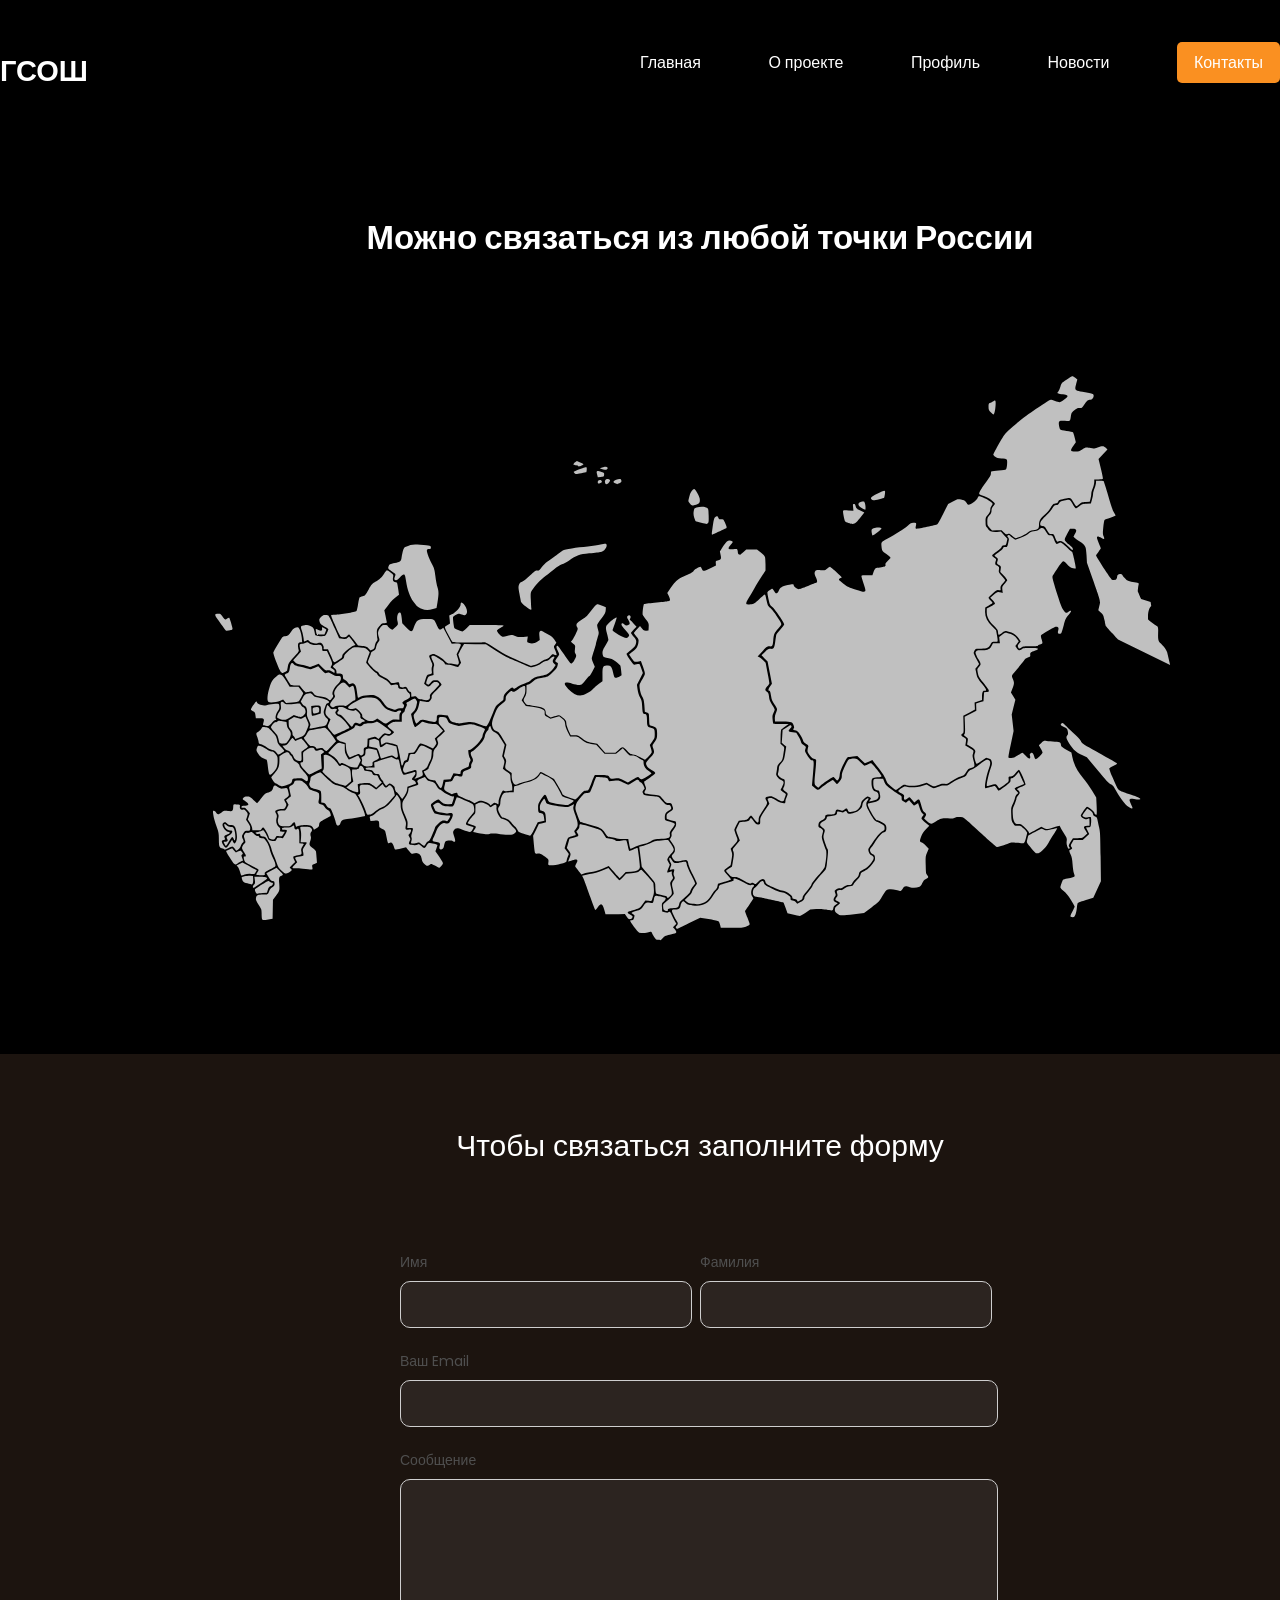
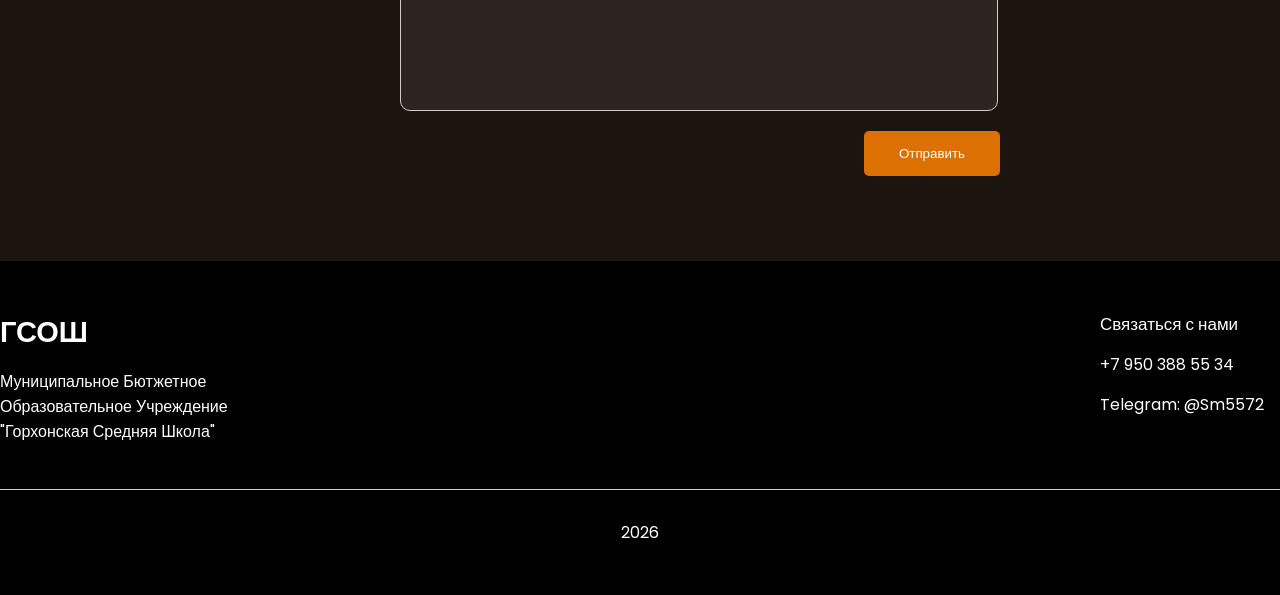
<file: contacts.html>
<!DOCTYPE html>
<html lang="ru">

<head>
    <meta charset="UTF-8">
    <meta name="viewport" content="width=device-width, initial-scale=1.0">
    <title>ПОДГОТОВКА К ОЛИМПИАДАМ ПО ХИМИИ</title>
    <link rel="stylesheet" href="/css/main.css">
</head>

<body>
    <header class="conteainer">
        <span class="logo">ГСОШ</span>
        <nav>
            <ul>
                <li><a href="/">Главная</a></li>
                <li><a href="/about.html">О проекте</a></li>
                <li><a href="#">Профиль</a></li>
                <li><a href="#">Новости</a></li>
                <li class="btn"><a href="/contacts.html">Контакты</a></li>
            </ul>
        </nav>
    </header>

    <div class="container hero-contacts">
        <h1>Можно связаться из любой точки России</h1>
        <img src="/img/Russia_-_blank_map_(2009-01).svg" alt="">
    </div>

    <div class="feedback">
        <div class="container">
            <h2>Чтобы связаться заполните форму</h2>

            <form>
                <div class="inline">
                    <div>
                        <label>Имя</label>
                        <input type="text">
                    </div>
                    <div>
                        <label>Фамилия</label>
                        <input type="text">
                    </div>
                </div>
                <label>Ваш Email</label>
                <input type="email" class="one-line">

                <label>Сообщение</label>
                <textarea class="one-line"></textarea>

                <button type="button">Отправить</button>
            </form>
        </div>
    </div>

    <footer>
        <div class="blocks container">
            <div>
                <span class="logo">ГСОШ</span>
                <p>Муниципальное Бютжетное Образовательное Учреждение "Горхонская Средняя Школа"</p>
            </div>
            <div>
                <h4>Связаться с нами</h4>
                <p>+7 950 388 55 34</p>
                <p>Telegram: @Sm5572</p>
            </div>
        </div>
        <hr>
        <p>2026</p>
    </footer>

</body>

</html>
</file>
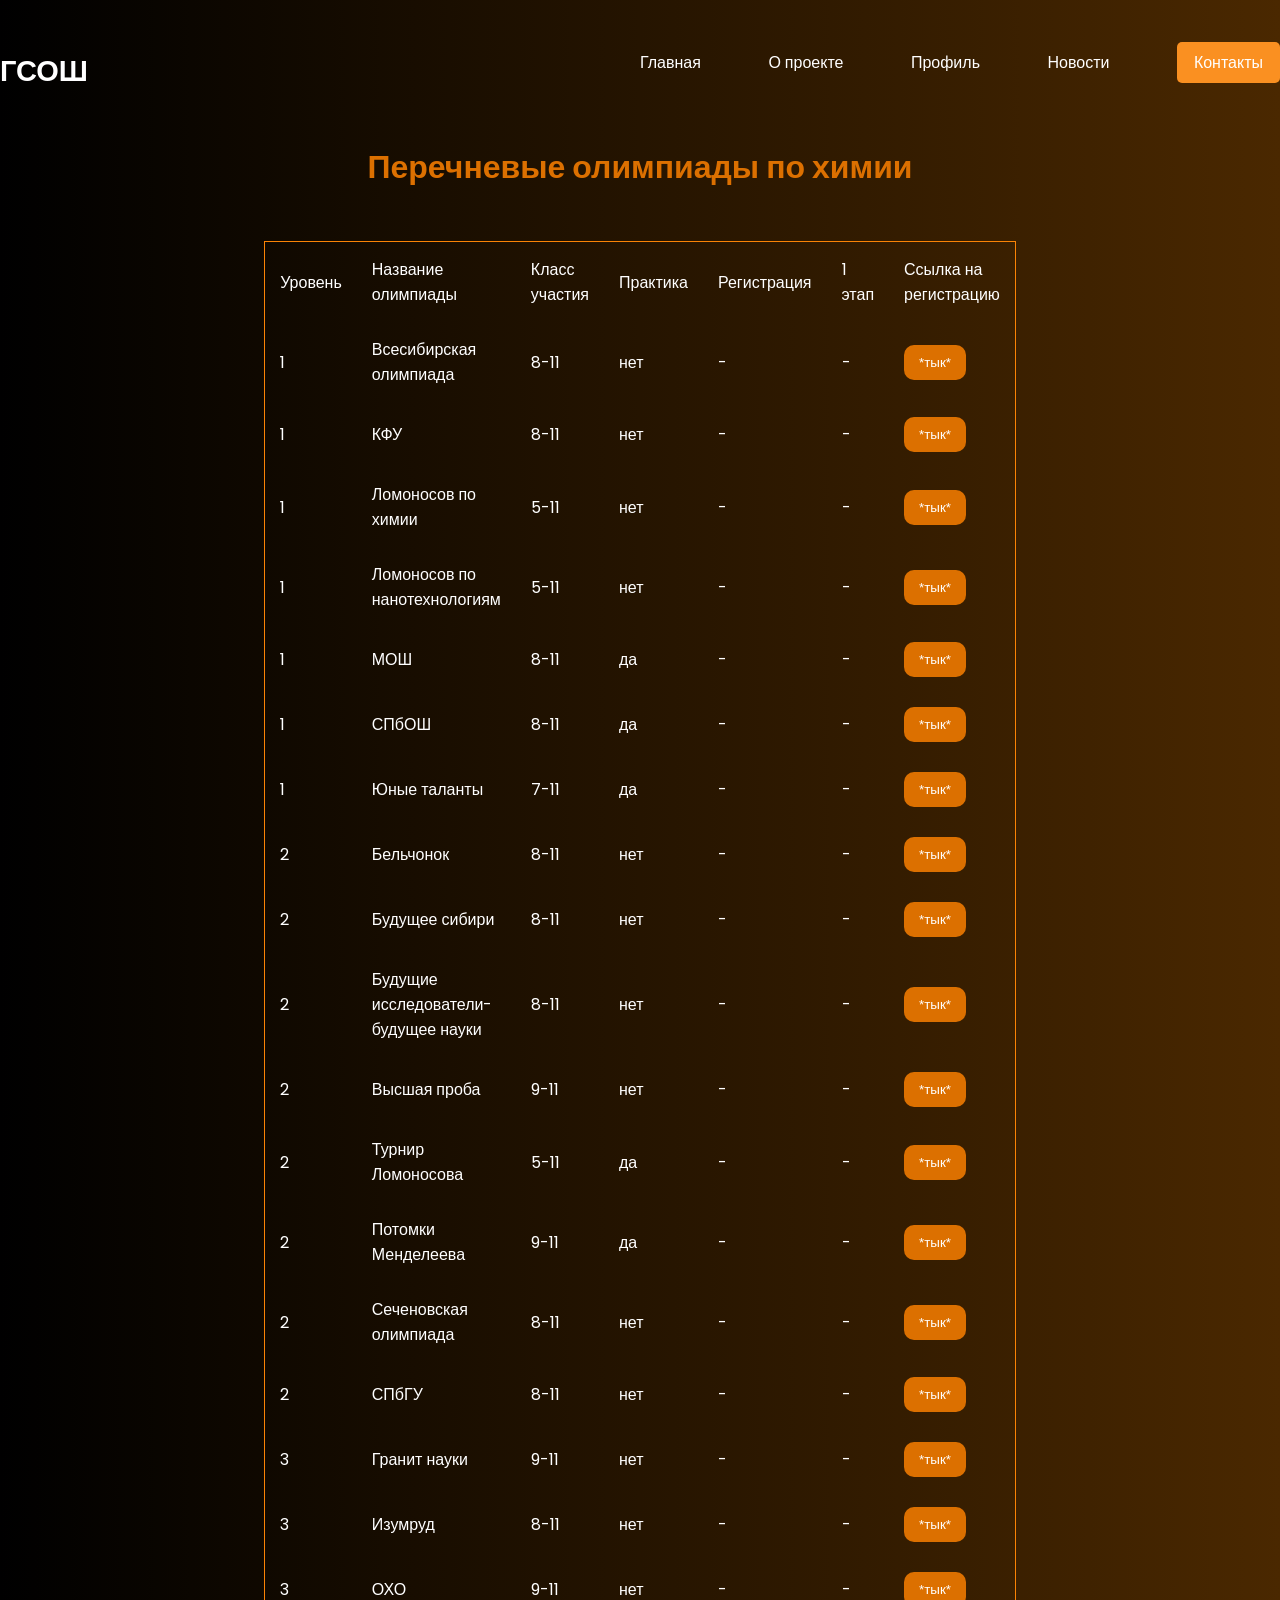
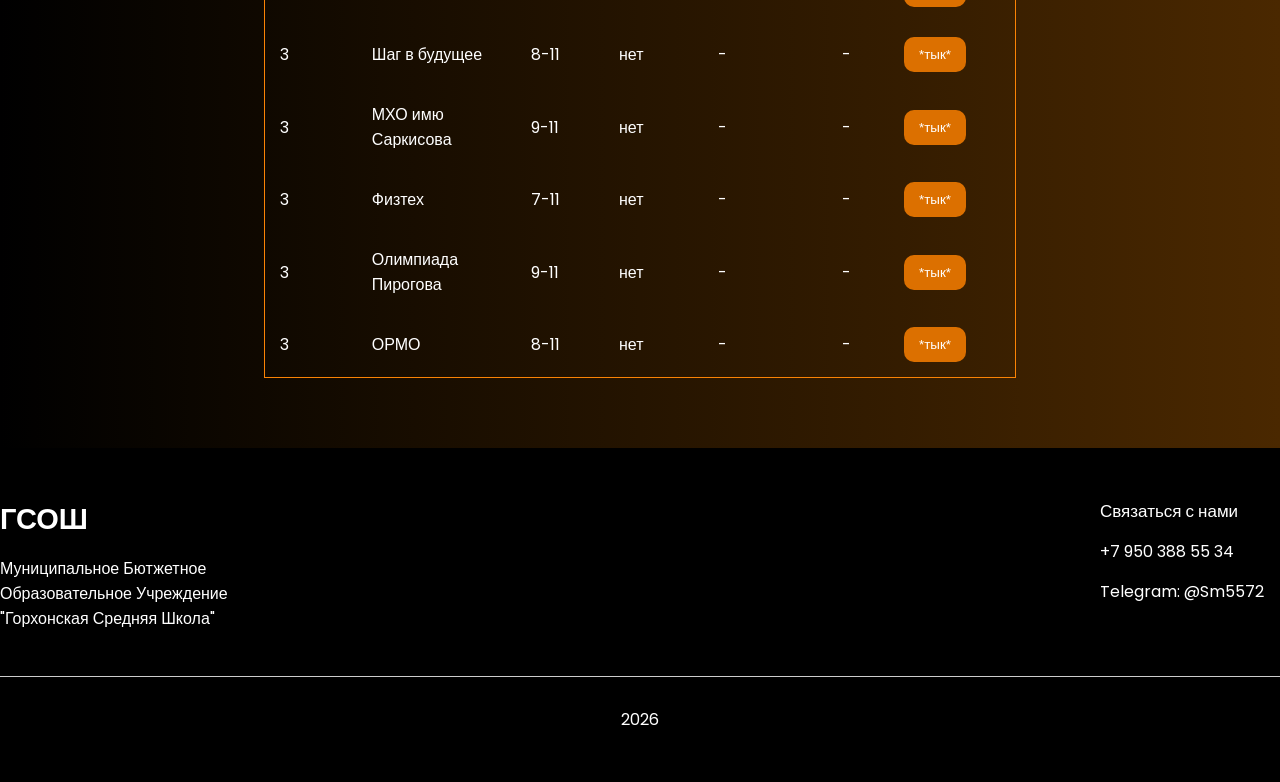
<file: olimpiad.html>
<!DOCTYPE html>
<html lang="ru">

<head>
    <meta charset="UTF-8">
    <meta name="viewport" content="width=device-width, initial-scale=1.0">
    <title>ПОДГОТОВКА К ОЛИМПИАДАМ ПО ХИМИИ</title>
    <link rel="stylesheet" href="/css/main.css">
</head>

<body>
    <div class="wrapper">
        <header class="conteainer">
            <span class="logo">ГСОШ</span>
            <nav>
                <ul>
                    <li><a href="/">Главная</a></li>
                    <li><a href="/about.html">О проекте</a></li>
                    <li><a href="#">Профиль</a></li>
                    <li><a href="#">Новости</a></li>
                    <li class="btn"><a href="/contacts.html">Контакты</a></li>
                </ul>
            </nav>
        </header>

        <div class="ggg">
            <h1>Перечневые олимпиады по химии</h1>
        </div>

        <div class="tbl">
            <table>
                <thead>
                    <tr>
                        <td>Уровень</td>
                        <td>Название олимпиады</td>
                        <td>Класс участия</td>
                        <td>Практика</td>
                        <td>Регистрация</td>
                        <td>1 этап</td>
                        <td>Ссылка на регистрацию</td>
                    </tr>
                </thead>
                <tr>
                    <td>1</td>
                    <td>Всесибирская олимпиада</td>
                    <td>8-11</td>
                    <td>нет</td>
                    <td>-</td>
                    <td>-</td>
                    <td>
                        <a href="https://sesc.nsu.ru/olymp-vsesib/sections/chemistry/">
                            <button>*тык*</button>
                        </a>
                    </td>
                </tr>
                <tr>
                    <td>1</td>
                    <td>КФУ</td>
                    <td>8-11</td>
                    <td>нет</td>
                    <td>-</td>
                    <td>-</td>
                    <td>
                        <a href="https://malun.kpfu.ru/mpo">
                            <button>*тык*</button>
                        </a>
                    </td>
                </tr>
                <tr>
                    <td>1</td>
                    <td>Ломоносов по химии</td>
                    <td>5-11</td>
                    <td>нет</td>
                    <td>-</td>
                    <td>-</td>
                    <td>
                        <a href="https://olymp.msu.ru/rus/event/9329">
                            <button>*тык*</button>
                        </a>
                    </td>
                </tr>
                <tr>
                    <td>1</td>
                    <td>Ломоносов по нанотехнологиям</td>
                    <td>5-11</td>
                    <td>нет</td>
                    <td>-</td>
                    <td>-</td>
                    <td>
                        <a href="https://olymp.msu.ru/">
                            <button>*тык*</button>
                        </a>
                    </td>
                </tr>
                <tr>
                    <td>1</td>
                    <td>МОШ</td>
                    <td>8-11</td>
                    <td>да</td>
                    <td>-</td>
                    <td>-</td>
                    <td>
                        <a href="https://moschem.olimpiada.ru/">
                            <button>*тык*</button>
                        </a>
                    </td>
                </tr>
                <tr>
                    <td>1</td>
                    <td>СПбОШ</td>
                    <td>8-11</td>
                    <td>да</td>
                    <td>-</td>
                    <td>-</td>
                    <td>
                        <a href="https://olymp.academtalant.ru/chemspb">
                            <button>*тык*</button>
                        </a>
                    </td>
                </tr>
                <tr>
                    <td>1</td>
                    <td>Юные таланты</td>
                    <td>7-11</td>
                    <td>да</td>
                    <td>-</td>
                    <td>-</td>
                    <td>
                        <a href="https://olymp.psu.ru/disciplines/chem/home.html">
                            <button>*тык*</button>
                        </a>
                    </td>
                </tr>
                <tr>
                    <td>2</td>
                    <td>Бельчонок</td>
                    <td>8-11</td>
                    <td>нет</td>
                    <td>-</td>
                    <td>-</td>
                    <td>
                        <a href="https://dovuz.sfu-kras.ru/belchonok">
                            <button>*тык*</button>
                        </a>
                    </td>
                </tr>
                <tr>
                    <td>2</td>
                    <td>Будущее сибири</td>
                    <td>8-11</td>
                    <td>нет</td>
                    <td>-</td>
                    <td>-</td>
                    <td>
                        <a href="https://olymp-sibir.nstu.ru/">
                            <button>*тык*</button>
                        </a>
                    </td>
                </tr>
                <tr>
                    <td>2</td>
                    <td>Будущие исследователи-будущее науки</td>
                    <td>8-11</td>
                    <td>нет</td>
                    <td>-</td>
                    <td>-</td>
                    <td>
                        <a href="https://www.unn.ru/bibn">
                            <button>*тык*</button>
                        </a>
                    </td>
                </tr>
                <tr>
                    <td>2</td>
                    <td>Высшая проба</td>
                    <td>9-11</td>
                    <td>нет</td>
                    <td>-</td>
                    <td>-</td>
                    <td>
                        <a href="https://olymp.hse.ru/mmo">
                            <button>*тык*</button>
                        </a>
                    </td>
                </tr>
                <tr>
                    <td>2</td>
                    <td>Турнир Ломоносова</td>
                    <td>5-11</td>
                    <td>да</td>
                    <td>-</td>
                    <td>-</td>
                    <td>
                        <a href="https://turlom.olimpiada.ru/">
                            <button>*тык*</button>
                        </a>
                    </td>
                </tr>
                <tr>
                    <td>2</td>
                    <td>Потомки Менделеева</td>
                    <td>9-11</td>
                    <td>да</td>
                    <td>-</td>
                    <td>-</td>
                    <td>
                        <a href="https://malun.kpfu.ru/mendeleev">
                            <button>*тык*</button>
                        </a>
                    </td>
                </tr>
                <tr>
                    <td>2</td>
                    <td>Сеченовская олимпиада</td>
                    <td>8-11</td>
                    <td>нет</td>
                    <td>-</td>
                    <td>-</td>
                    <td>
                        <a href="https://www.sechenov.ru/univers/structure/facultie/dovuz/olimpiady/">
                            <button>*тык*</button>
                        </a>
                    </td>
                </tr>
                <tr>
                    <td>2</td>
                    <td>СПбГУ</td>
                    <td>8-11</td>
                    <td>нет</td>
                    <td>-</td>
                    <td>-</td>
                    <td>
                        <a href="https://olympiada.spbu.ru/">
                            <button>*тык*</button>
                        </a>
                    </td>
                </tr>
                <tr>
                    <td>3</td>
                    <td>Гранит науки</td>
                    <td>9-11</td>
                    <td>нет</td>
                    <td>-</td>
                    <td>-</td>
                    <td>
                        <a href="https://ogn.spmi.ru/">
                            <button>*тык*</button>
                        </a>
                    </td>
                </tr>
                <tr>
                    <td>3</td>
                    <td>Изумруд</td>
                    <td>8-11</td>
                    <td>нет</td>
                    <td>-</td>
                    <td>-</td>
                    <td>
                        <a href="https://izumrud.urfu.ru/ru/main/chemistry/">
                            <button>*тык*</button>
                        </a>
                    </td>
                </tr>
                <tr>
                    <td>3</td>
                    <td>ОХО</td>
                    <td>9-11</td>
                    <td>нет</td>
                    <td>-</td>
                    <td>-</td>
                    <td>
                        <a href="https://oho.misis.ru/">
                            <button>*тык*</button>
                        </a>
                    </td>
                </tr>
                <tr>
                    <td>3</td>
                    <td>Шаг в будущее</td>
                    <td>8-11</td>
                    <td>нет</td>
                    <td>-</td>
                    <td>-</td>
                    <td>
                        <a href="https://olymp.bmstu.ru/ru">
                            <button>*тык*</button>
                        </a>
                    </td>
                </tr>
                <tr>
                    <td>3</td>
                    <td>МХО имю Саркисова</td>
                    <td>9-11</td>
                    <td>нет</td>
                    <td>-</td>
                    <td>-</td>
                    <td>
                        <a href="https://www.muctr.ru/abitur/school/sarkisov/osnovnaya-informatsiya/">
                            <button>*тык*</button>
                        </a>
                    </td>
                </tr>
                <tr>
                    <td>3</td>
                    <td>Физтех</td>
                    <td>7-11</td>
                    <td>нет</td>
                    <td>-</td>
                    <td>-</td>
                    <td>
                        <a href="https://chem-olymp.mipt.ru/">
                            <button>*тык*</button>
                        </a>
                    </td>
                </tr>
                <tr>
                    <td>3</td>
                    <td>Олимпиада Пирогова</td>
                    <td>9-11</td>
                    <td>нет</td>
                    <td>-</td>
                    <td>-</td>
                    <td>
                        <a href="https://rsmu.ru/index.php?id=2480">
                            <button>*тык*</button>
                        </a>
                    </td>
                </tr>
                <tr>
                    <td>3</td>
                    <td>ОРМО</td>
                    <td>8-11</td>
                    <td>нет</td>
                    <td>-</td>
                    <td>-</td>
                    <td>
                        <a href="https://abiturient.tsu.ru/ru/content/ormo">
                            <button>*тык*</button>
                        </a>
                    </td>
                </tr>
            </table>
        </div>
    </div>

    <footer>
        <div class="blocks container">
            <div>
                <span class="logo">ГСОШ</span>
                <p>Муниципальное Бютжетное Образовательное Учреждение "Горхонская Средняя Школа"</p>
            </div>
            <div>
                <h4>Связаться с нами</h4>
                <p>+7 950 388 55 34</p>
                <p>Telegram: @Sm5572</p>
            </div>
        </div>
        <hr>
        <p>2026</p>
    </footer>

</body>

</html>
</file>
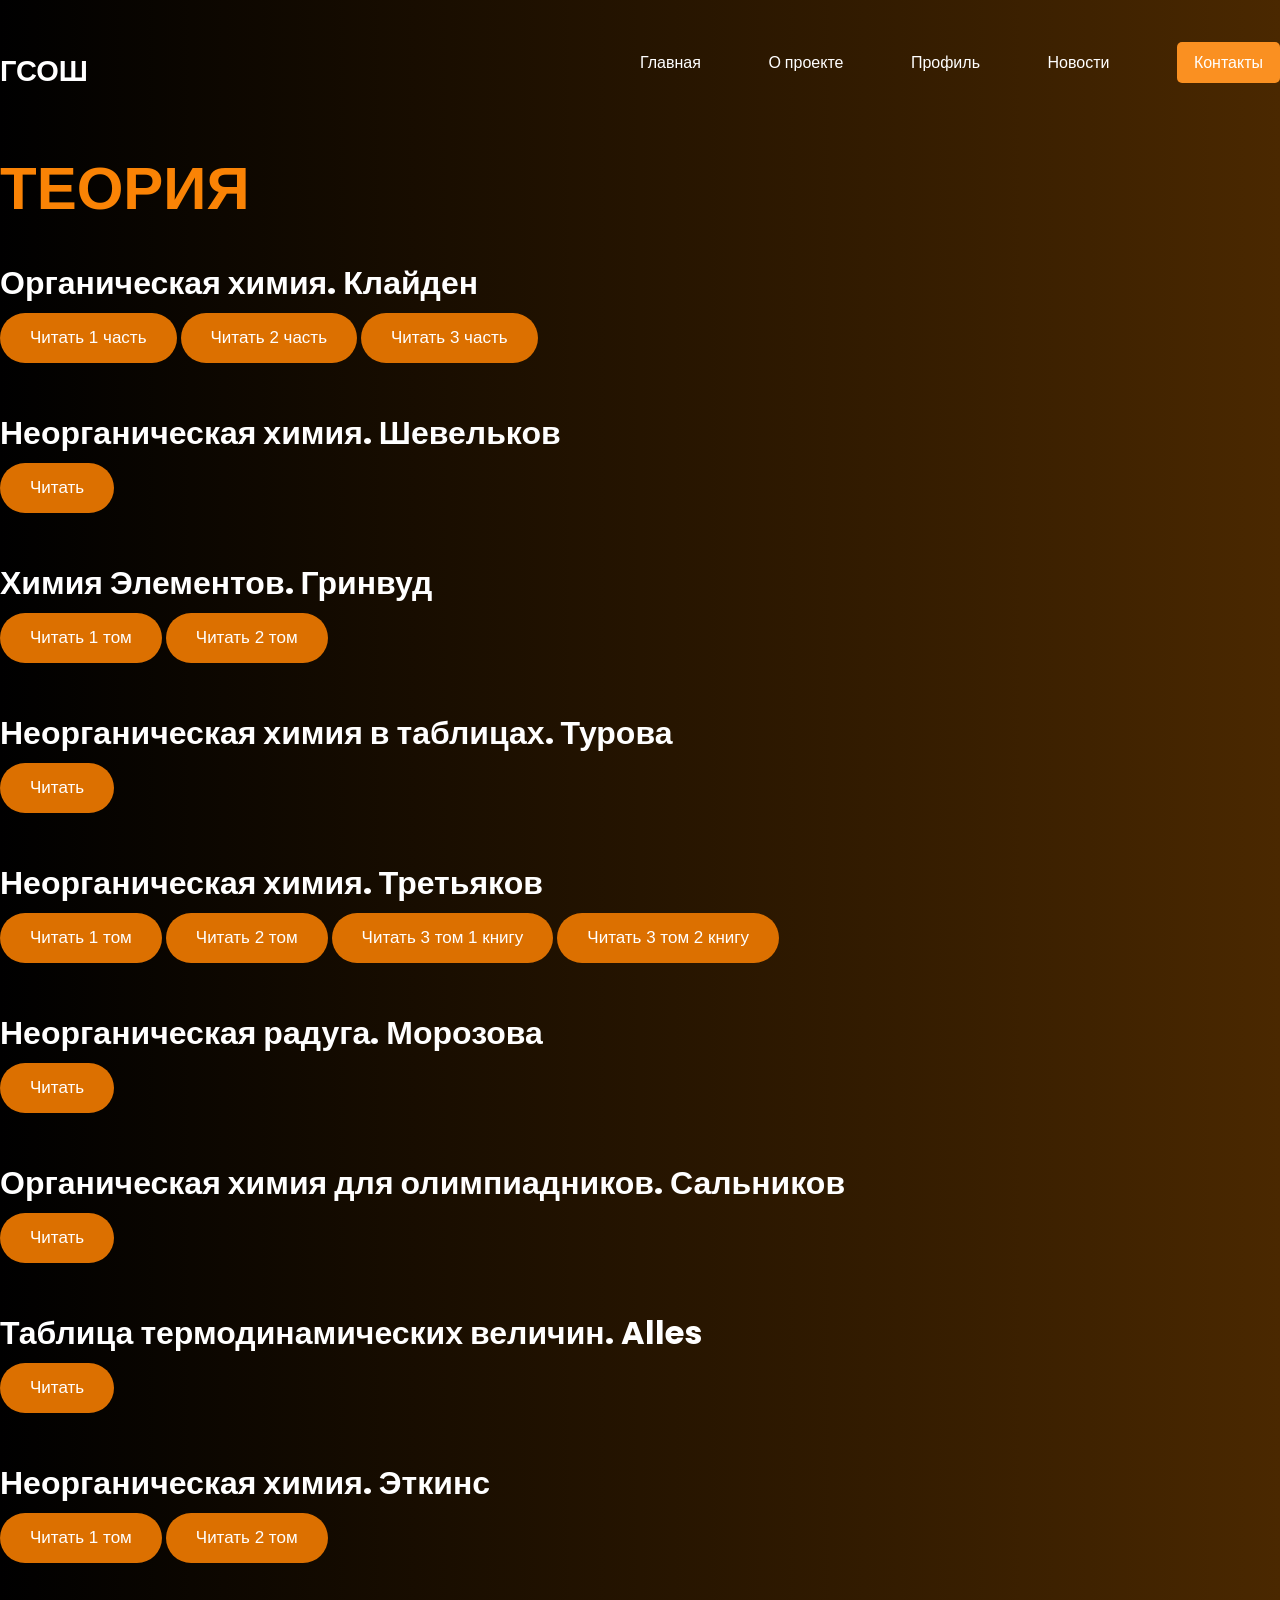
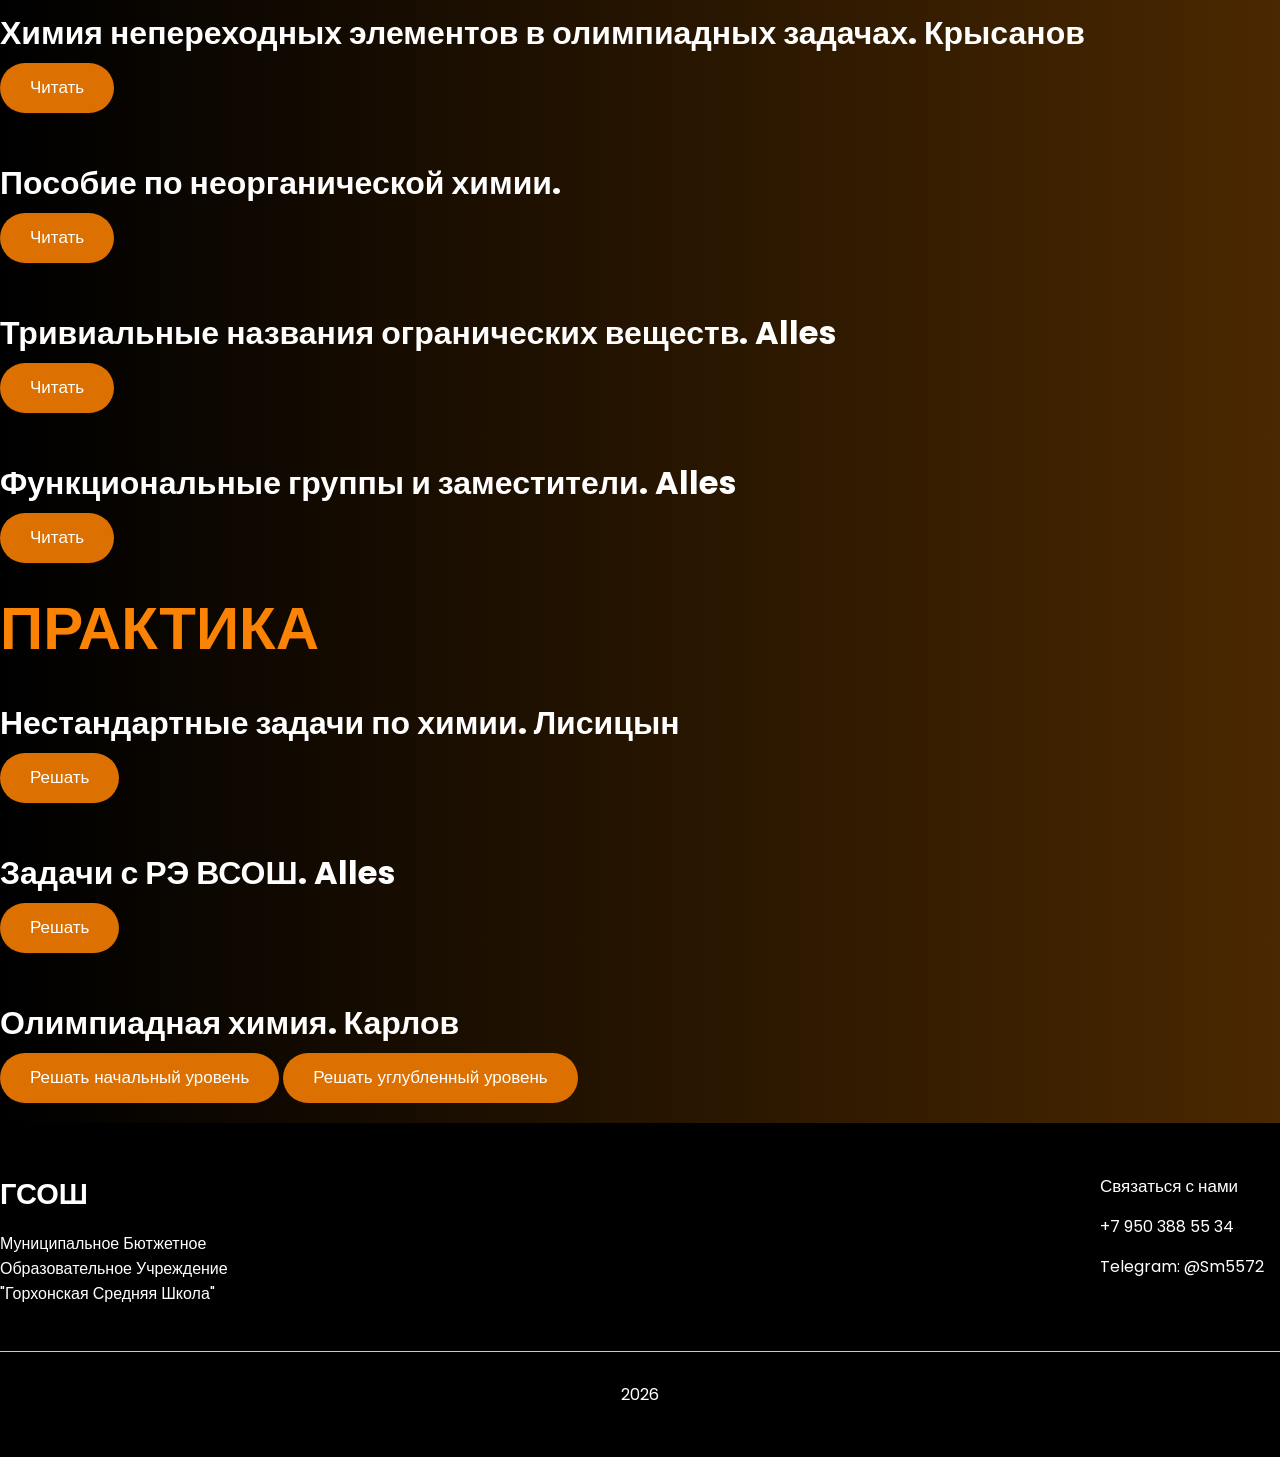
<file: podgotovka.html>
<!DOCTYPE html>
<html lang="ru">

<head>
    <meta charset="UTF-8">
    <meta name="viewport" content="width=device-width, initial-scale=1.0">
    <title>ПОДГОТОВКА К ОЛИМПИАДАМ ПО ХИМИИ</title>
    <link rel="stylesheet" href="/css/main.css">
</head>

<body>
    <div class="wrapper">
        <header class="conteainer">
            <span class="logo">ГСОШ</span>
            <nav>
                <ul>
                    <li><a href="/">Главная</a></li>
                    <li><a href="/about.html">О проекте</a></li>
                    <li><a href="#">Профиль</a></li>
                    <li><a href="#">Новости</a></li>
                    <li class="btn"><a href="/contacts.html">Контакты</a></li>
                </ul>
            </nav>
        </header>

        <div class="pdf container">
            <div class="Klaiden">
                <p>ТЕОРИЯ</p>
                <h1>Органическая химия. Клайден</h1>
                <a href="/pdf/Клайден. Часть 1.pdf">
                    <button class="btn">Читать 1 часть</button>
                </a>
                <a href="/pdf/Клайден. Часть 2.pdf">
                    <button class="btn">Читать 2 часть</button>
                </a>
                <a href="/pdf/Клайден. Часть 3.pdf">
                    <button class="btn">Читать 3 часть</button>
                </a>
            </div>
            <div class="shevelkov">
                <h1>Неорганическая химия. Шевельков</h1>
                <a href="/pdf/A_V_Shevelkov_Neorganicheskaya_khimia_Uchebnik (1) (1).pdf">
                    <button class="btn">Читать</button>
                </a>

                <h1>Химия Элементов. Гринвуд</h1>
                <a href="/pdf/Grinvud_Khimia_Elementov_T_1.pdf">
                    <button class="btn">Читать 1 том</button>
                </a>
                <a href="/pdf/Grinvud_Khimia_Elementov_T_2.pdf">
                    <button class="btn">Читать 2 том</button>
                </a>

                <h1>Неорганическая химия в таблицах. Турова </h1>
                <a href="/pdf/Неорганическая химия в таблицах.pdf">
                    <button class="btn">Читать</button>
                </a>

                <h1>Неорганическая химия. Третьяков</h1>
                <a href="/pdf/NKh_Neorganicheskaya_khimia_T_1_Pod_red_Yu_D_Tretyakova.pdf">
                    <button class="btn">Читать 1 том</button>
                </a>
                <a href="/pdf/Неорганическая_химия_В_3_х_т_Т_2_под_ред_Третьякова_Ю_Д_2004_368с.pdf">
                    <button class="btn">Читать 2 том</button>
                </a>
                <a href="/pdf/Неорганическая_химия_В_3_х_т_Т_3_Кн_1_под_ред_Третьякова_Ю_Д_2007.pdf">
                    <button class="btn">Читать 3 том 1 книгу</button>
                </a>
                <a href="/pdf/150_8_neorganicheskaja_himija_v_3_h_t_t_3_kn_2_pod_red_tretjakova.pdf">
                    <button class="btn">Читать 3 том 2 книгу</button>
                </a>

                <h1>Неорганическая радуга. Морозова</h1>
                <a href="/pdf/Неорганическая радуга.pdf">
                    <button class="btn">Читать</button>
                </a>

                <h1>Органическая химия для олимпиадников. Сальников</h1>
                <a href="/pdf/Organicheskaya_khimia_dlya_olimpiadnikov_20_1.pdf">
                    <button class="btn">Читать</button>
                </a>

                <h1>Таблица термодинамических величин. Alles</h1>
                <a href="/pdf/Таблица_термодинамических_величин_Alles_с_вступлением.pdf">
                    <button class="btn">Читать</button>
                </a>

                <h1>Неорганическая химия. Эткинс</h1>
                <a href="/pdf/Shrayver_Etkins_Neorganicheskaya_khimia_tom_1.pdf">
                    <button class="btn">Читать 1 том</button>
                </a>
                <a href="/pdf/Shrayver_Etkins_Neorganicheskaya_khimia_tom_2.pdf">
                    <button class="btn">Читать 2 том</button>
                </a>

                <h1>Химия непереходных элементов в олимпиадных задачах. Крысанов</h1>
                <a href="/pdf/Химия_непереходных_элементов_в_олимпиадных_задачах_2024_Крысанов.pdf">
                    <button class="btn">Читать</button>
                </a>

                <h1>Пособие по неорганической химии.</h1>
                <a href="/pdf/Пособие по неорганической химии.pdf">
                    <button class="btn">Читать</button>
                </a>

                <h1>Тривиальные названия огранических веществ. Alles</h1>
                <a href="/pdf/Тривиальные_названия_органических_веществ_таблица_чб.pdf">
                    <button class="btn">Читать</button>
                </a>

                <h1>Функциональные группы и заместители. Alles</h1>
                <a href="/pdf/Заместители цвет.pdf">
                    <button class="btn">Читать</button>
                </a>

                <p>ПРАКТИКА</p>
                <h1>Нестандартные задачи по химии. Лисицын</h1>
                <a href="/pdf/Ochen_nestandartnye_zadachi_po_khimii_by_Lisitsyn_A_Z_Zeyfman_A.pdf">
                    <button class="btn">Решать</button>
                </a>

                <h1>Задачи с РЭ ВСОШ. Alles</h1>
                <a href="/pdf/Сборник задач с РЭ.pdf">
                    <button class="btn">Решать</button>
                </a>

                <h1>Олимпиадная химия. Карлов</h1>
                <a href="/pdf/Олимпиадная_химия_начальный_уровень_2025_Карлов_С_.pdf">
                    <button class="btn">Решать начальный уровень</button>
                </a>
                <a href="/pdf/Олимпиадная_химия_углубленный_уровень_2025_Карлов_С_.pdf">
                    <button class="btn">Решать углубленный уровень</button>
                </a>
            </div>
        </div>
    </div>

    <footer>
        <div class="blocks container">
            <div>
                <span class="logo">ГСОШ</span>
                <p>Муниципальное Бютжетное Образовательное Учреждение "Горхонская Средняя Школа"</p>
            </div>
            <div>
                <h4>Связаться с нами</h4>
                <p>+7 950 388 55 34</p>
                <p>Telegram: @Sm5572</p>
            </div>
        </div>
        <hr>
        <p>2026</p>
    </footer>

</body>

</html>
</file>
<file: css/main.css>
@import url('https://fonts.googleapis.com/css2?family=Poppins:wght@500;700;800&display=swap');

*{
    margin: 0;
    padding: 0;
}

body{
    font-family: "Poppins", sans-serif;
    font-weight: 400;
    color: #fff;
    font-size: 16px;
    background: #000;
}

body{
    font-family: "Poppins", sans-serif;
    font-weight: 400;
    color: #fff;
    font-size: 16px;
    background: #000;
}

a {
    text-decoration: none;
}

img {
    max-width: 100%;
}

.wrapper {
    background: linear-gradient(90deg,rgba(0, 0, 0, 1) 0%, rgba(74, 40, 0, 1) 100%);
    width: 100%;
    overflow: hidden;
}

.container {
    width: 1400px;
    margin: 0 auto;
}

header {
    padding: 50px 0;
}

header .logo, footer .blocks .logo{
    text-transform: uppercase;
    font-size: 29px;
    font-weight: 800;
}

header nav {
    float: right;
    width: 50%;
}

header nav ul {
    list-style: none;
    display: flex;
    justify-content: space-between;
    z-index: 2;
    position: relative;
}

header nav ul li {
    display: inline-block;
}

header nav ul li a {
    color: #fff
}

header nav ul li.active::after {
    content: '';
    display: block;
    width: 40px;
    height: 5px;
    background: #DC7000;
    border-radius: 10px;
    position: relative;
    top: 10px;
    left: -15px;
}

header nav ul li:not(.active):not(.btn) a:hover {
    border-bottom: 5px solid #DC7000;
}

header nav ul li.btn a, .email .block button {
    background: #fa9021;
    padding: 9px 17px;
    border-radius: 5px;
    transition: all 500ms ease;
}

header nav ul li.btn a:hover, .email .block button:hover {
    background: #6b1212;
    border-radius: 5px;
}

.hero {
    padding-bottom: 100px;
    position: relative;
    z-index: 1;
}

.hero--info {
    width: 530px;
    padding-top: 70px;
}

.hero--info h2 {
    color: #fa9021;
    font-size: 20px;
    font-weight: 600;
}

.hero--info h1 {
    font-size: 50px;
    font-weight: 600;
}

.hero--info p {
    font-weight: 500;
    line-height: 170%;
    margin: 30px 0;
}

.hero--info .btn, .hero-about .info .btn {
    background: #fa8305;
    color: #fff;
    border-radius: 50px;
    padding: 15px 30px;
    border: 0;
    transition: all 500ms ease;
    font-size: 18px;
}

.hero--info .btn:hover, .hero-about .info .btn:hover {
    cursor: pointer;
    transform: scale(1.1);
}

.hero img {
    position: absolute;
    top: -150px;
    right: 0;
}

/* Секция с олимпиадами */
.trending {
    padding-top: 50px;
}

.trending a {
    color: #fff;
}

.trending h3 {
    font-weight: 600;
    font-size: 31px;
}

.trending .see-all {
    color: #fff;
    background: #25211d;
    border-radius: 5px;
    padding: 12px 23px;
    float: right;
    display: block;
    transition: all 500ms ease;
}

.trending .see-all:hover {
    transform: scale(1.1);
}

.trending .Олимпиады {
    display: flex;
    justify-content: space-between;
    width: 100%;
    padding: 50px 0;
}

.trending .Олимпиады span {
    display: block;
    text-align: center;
    margin-top: 20px;
}

.trending .Олимпиады span img {
    position: relative;
    top: 5px;
    margin-right: 7px;
}

.big-text {
    padding: 50px 0;
    font-size: 35px;
    font-weight: 800;
    text-align: center;
    width: 800px;
}

.banner {
    padding: 80px 0;
}

.banner h3 {
    font-size: 30px;
    font-weight: 600;
    margin-bottom: 30px;
}

.banner p {
    line-height: 170%;
    margin-bottom: 30px;
    width: 550px;
}

.banner img {
    width: 100%;
    padding-bottom: 40px;
}

.features {
    background: url(/img/studio-background-orange-gradient_1258-49141.avif) no-repeat center center fixed;
    background-size: cover;
    padding: 100px 0;
}

.features h3,
.features p {
    margin-bottom: 20px;
    text-align: center;
    max-width: 800px;
    margin-left: auto;
    margin-right: auto;
    color: #000;
}

.features h3 {
    font-size: 30px;
    color: #000;
}

.features .info {
    display: flex;
    justify-content: center;
    flex-wrap: wrap;
}

.features .info .block {
    text-align: center;
    width: 20%;
    margin: 30px 2%;
}

/* Нижняя часть*/
.email {
    padding-bottom: 120px;
}

.email h3 {
    margin-top: 60px;
    font-size: 30px;
}

.email .block {
    background: #1c140f;
    margin-top: 30px;
    border-radius: 10px;
    padding: 40px 3%;
    width: 94%;
    display: flex;
    justify-content: space-between;
    align-items: center;
}

.email .block h4 {
    font-size: 30px;
    font-weight: 500;
}

.email .block p {
    width: 500px;
}

.email .block input {
    background: #fff;
    outline: none;
    border: 0;
    border-radius: 5px;
    width: 380px;
    font-family: "Poppins", sans-serif;
    font-weight: 400;
    padding: 20px 30px;
    position: relative;
    right: -125px;
    z-index: 1;
    padding-right: 120px;
}

.email .block input::placeholder {
    color: #898989;
}

.email .block button {
    cursor: pointer;
    border: 0;
    padding: 13px 17px;
    position: relative;
    z-index: 2;
    color: #fff;
}

/*Страница про меня*/
.hero-about {
    position: relative;
}

.hero-about .info {
    width: 500px;
    padding: 250px 0;
}

.hero-about .info h1 {
    margin-bottom: 15px;
    font-size: 30px;
}

.hero-about .info .btn {
    margin-top: 20px;
}

.hero-about img {
    position: absolute;
    top: 0;
    right: -150px;
}

/* Страница контакты */
.hero-contacts h1 {
    text-align: center;
    margin-top: 70px;
    margin-bottom: 30px;
    font-size: 33px;
}

.hero-contacts img {
    width: 70%;
    margin: 80px 15%;
}

.feedback {
    padding: 70px 0;
    background: #1c140f;
}

.feedback h2 {
    text-align: center;
    font-weight: 500;
    font-size: 30px;
}

.feedback form {
    margin: 80px auto;
    width: 600px;
}

.feedback form .inline {
    display: flex;
    justify-content: space-between;
}

.feedback form .inline>div {
    width: 50%;
}

.feedback form label {
    color: #4f4f4f;
    font-size: 14px;
}

.feedback form input, .feedback form textarea {
    background: #2c2420;
    border-radius: 10px;
    border: 0.6px solid #cecece;
    display: block;
    width: 90%;
    padding: 15px 10px;
    outline: none;
    color: #fff;
    margin-top: 7px;
    margin-bottom: 20px;
}

.feedback form .one-line {
    width: 96%;
}

.feedback form textarea {
    resize: none;
    height: 200px;
}

.feedback form button {
    background: #DC7000;
    border-radius: 5px;
    border: 0;
    float: right;
    cursor: pointer;
    color: #fff;
    transition: all 500ms ease;
    padding: 15px 35px;
}

.feedback form button:hover {
    background: #6b1212;
}

/* Страница с материалами */
.pdf h1 {
    line-height: 100px;
}

.pdf p {
    font-weight: 800;
    font-size: 60px;
    color: #fa8305;
}

.pdf .Klaiden .btn, .pdf .shevelkov .btn {
    background: #dc7000;
    border: 0;
    border-radius: 50px;
    cursor: pointer;
    padding: 15px 30px;
    color: #fff;
    font-size: 17px;
    transition: all 500ms ease;
    transform: translateY(-20px);
}

.pdf .Klaiden .btn:hover, .pdf .shevelkov .btn:hover {
    background: #6b1212;
}

/* Олимпиады */
.tbl {
    padding: 50px 100px;
    display: flex;
    justify-content: center;
    align-items: center;
    min-height: 100vh;
}

.ggg h1 {
    display: flex;
    justify-content: center;
    align-items: center;
    color: #dc7000;
}

.tbl button {
    background: #DC7000;
    border-radius: 10px;
    color: #fff;
    transition: all 500ms ease;
    border: 0;
    cursor: pointer;
    padding: 10px 15px;
}

.tbl button:hover {
    background: #6b1212;
}

table {
    width: 650px;
    border-top: 7px;
    border-collapse: collapse;
    text-align: center;
    margin-bottom: 20px;
    border: 1px solid #fa8305;
}

td {
    text-align: left;
    padding: 15px;
    border: 3px;
}

/* Footer */
footer {
    background: #000;
    padding: 50px 0;
}

footer .blocks {
    display: flex;
    justify-content: space-between;
}

footer .blocks p {
    width: 300px;
    margin: 15px 0;
}

footer .blocks h4 {
    font-weight: 500;
    font-size: 17px;
}

footer .blocks ul {
    list-style: none;
}

footer .blocks ul li {
    margin-top: 7px;
    opacity: 0.8;
}

footer hr {
    margin: 30px 0;
    border: 0;
    height: 0.6px;
    background: #ccc;
}

footer > p {
    text-align: center;
}
</file>
